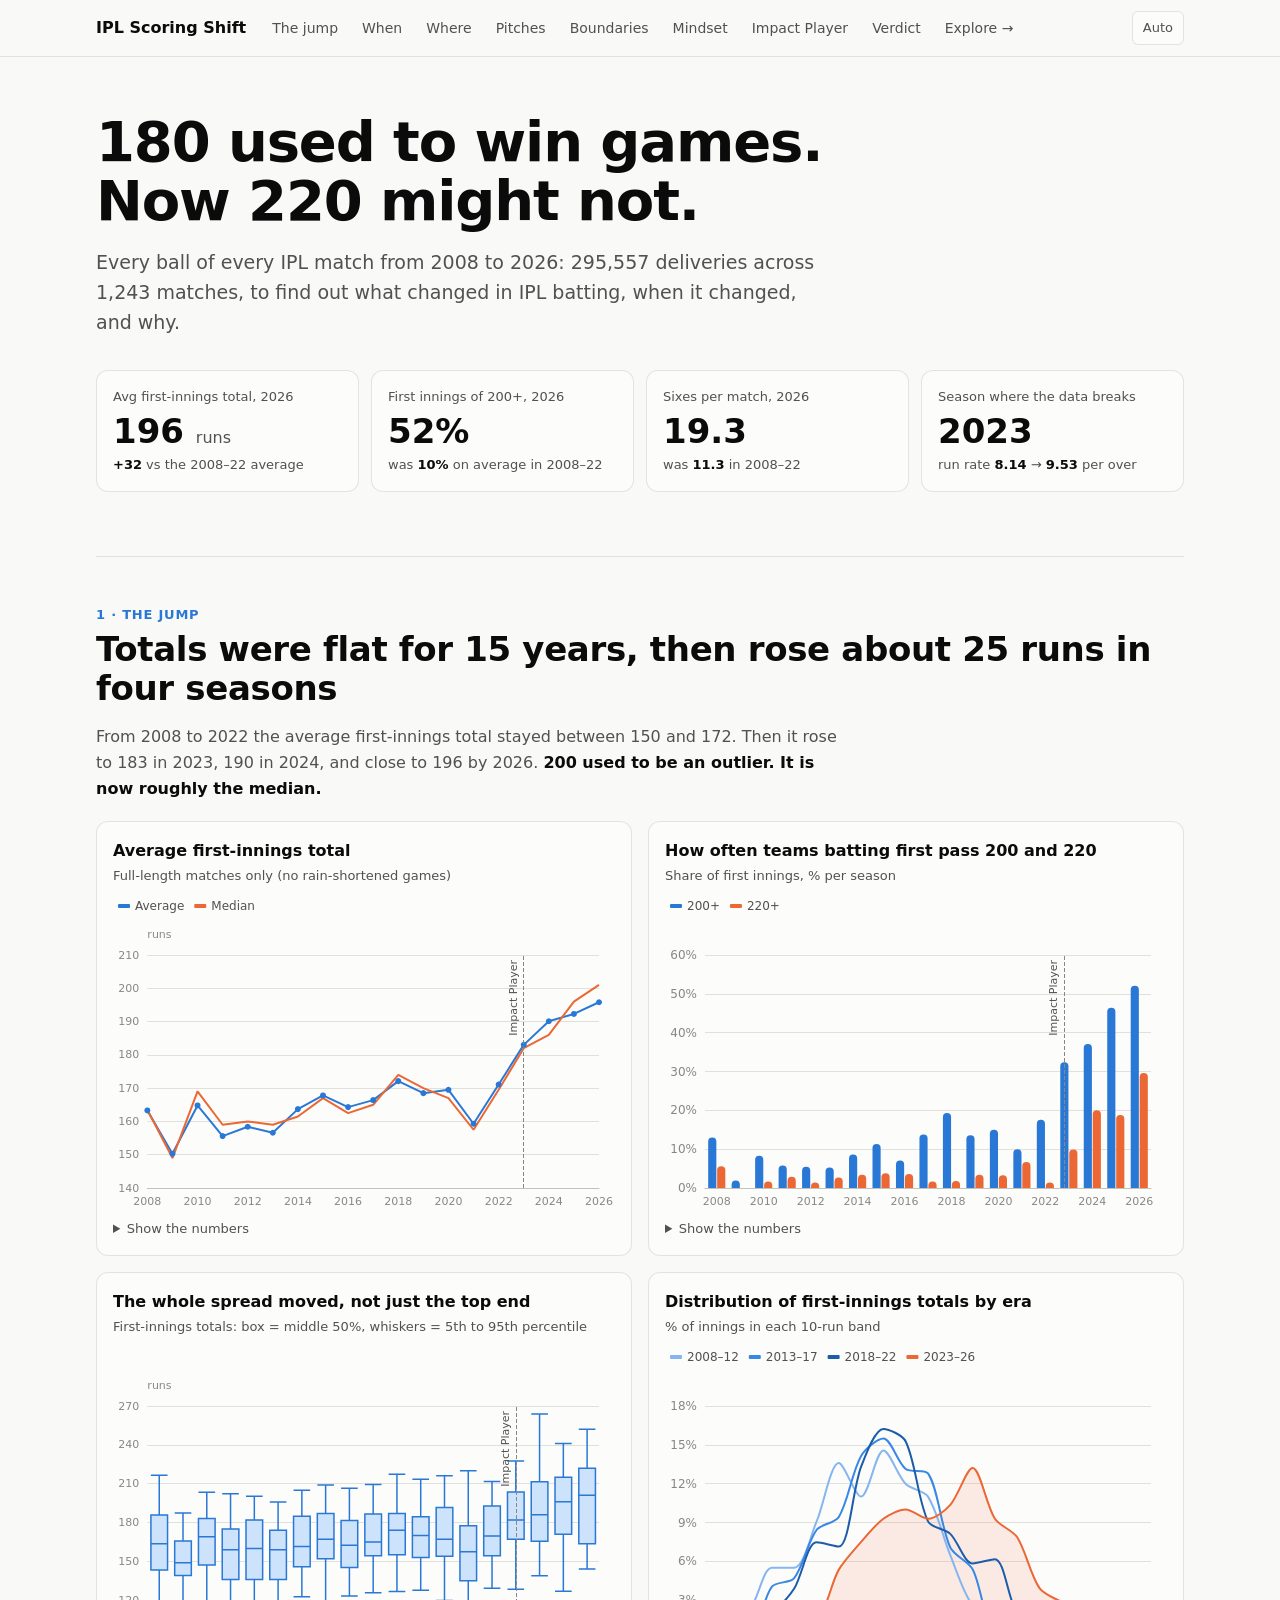
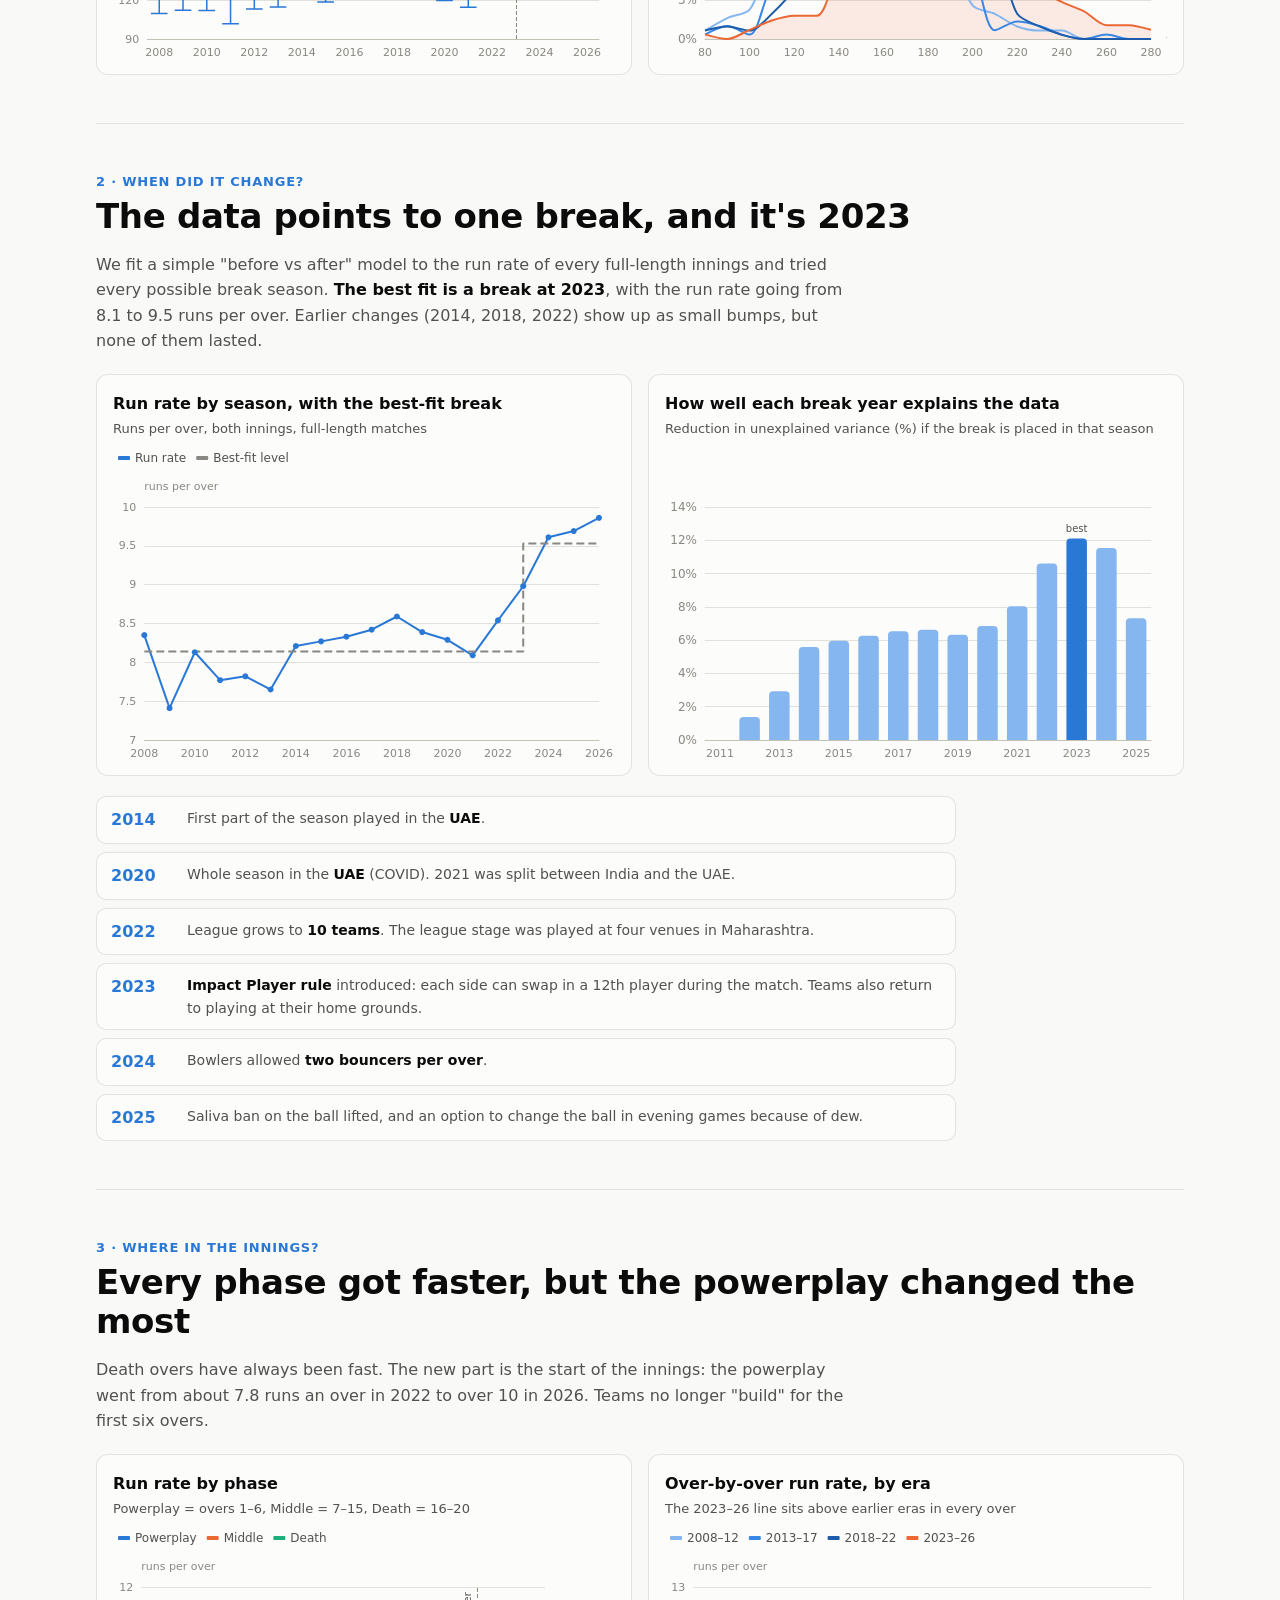
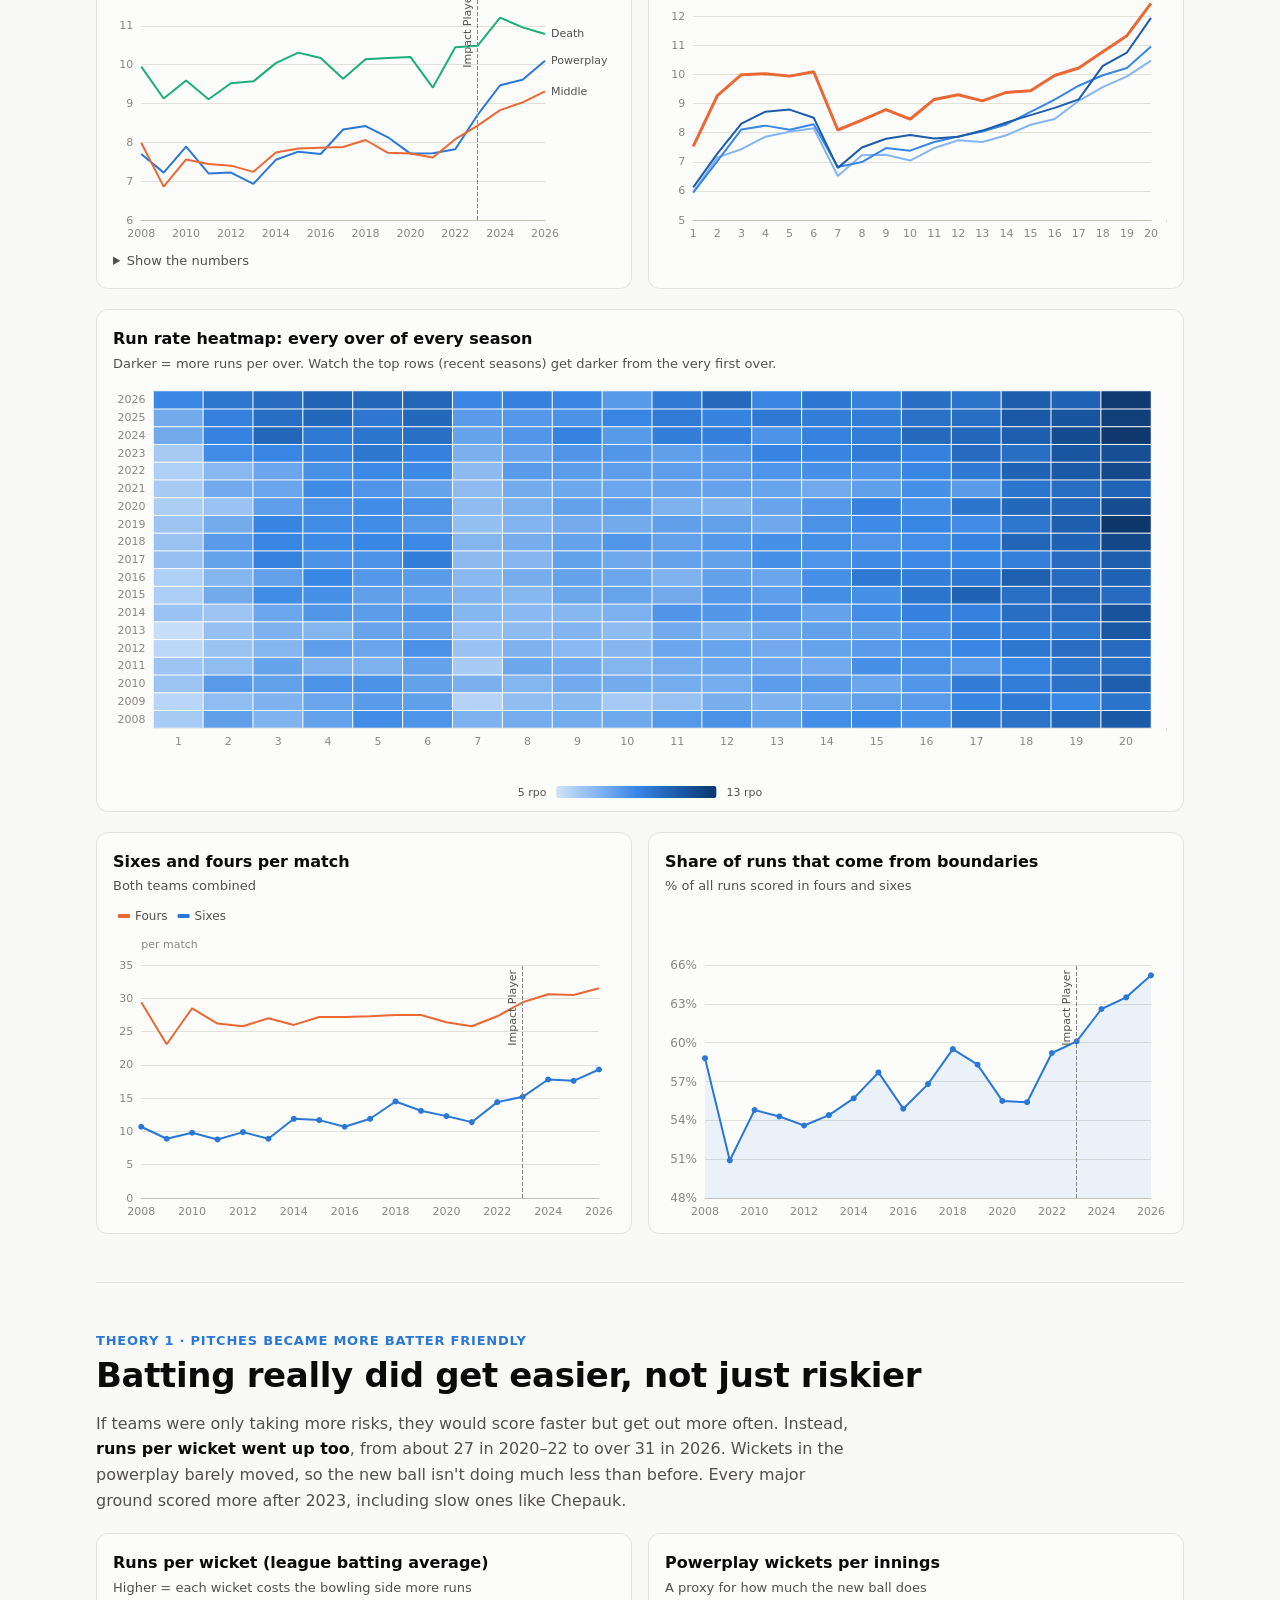
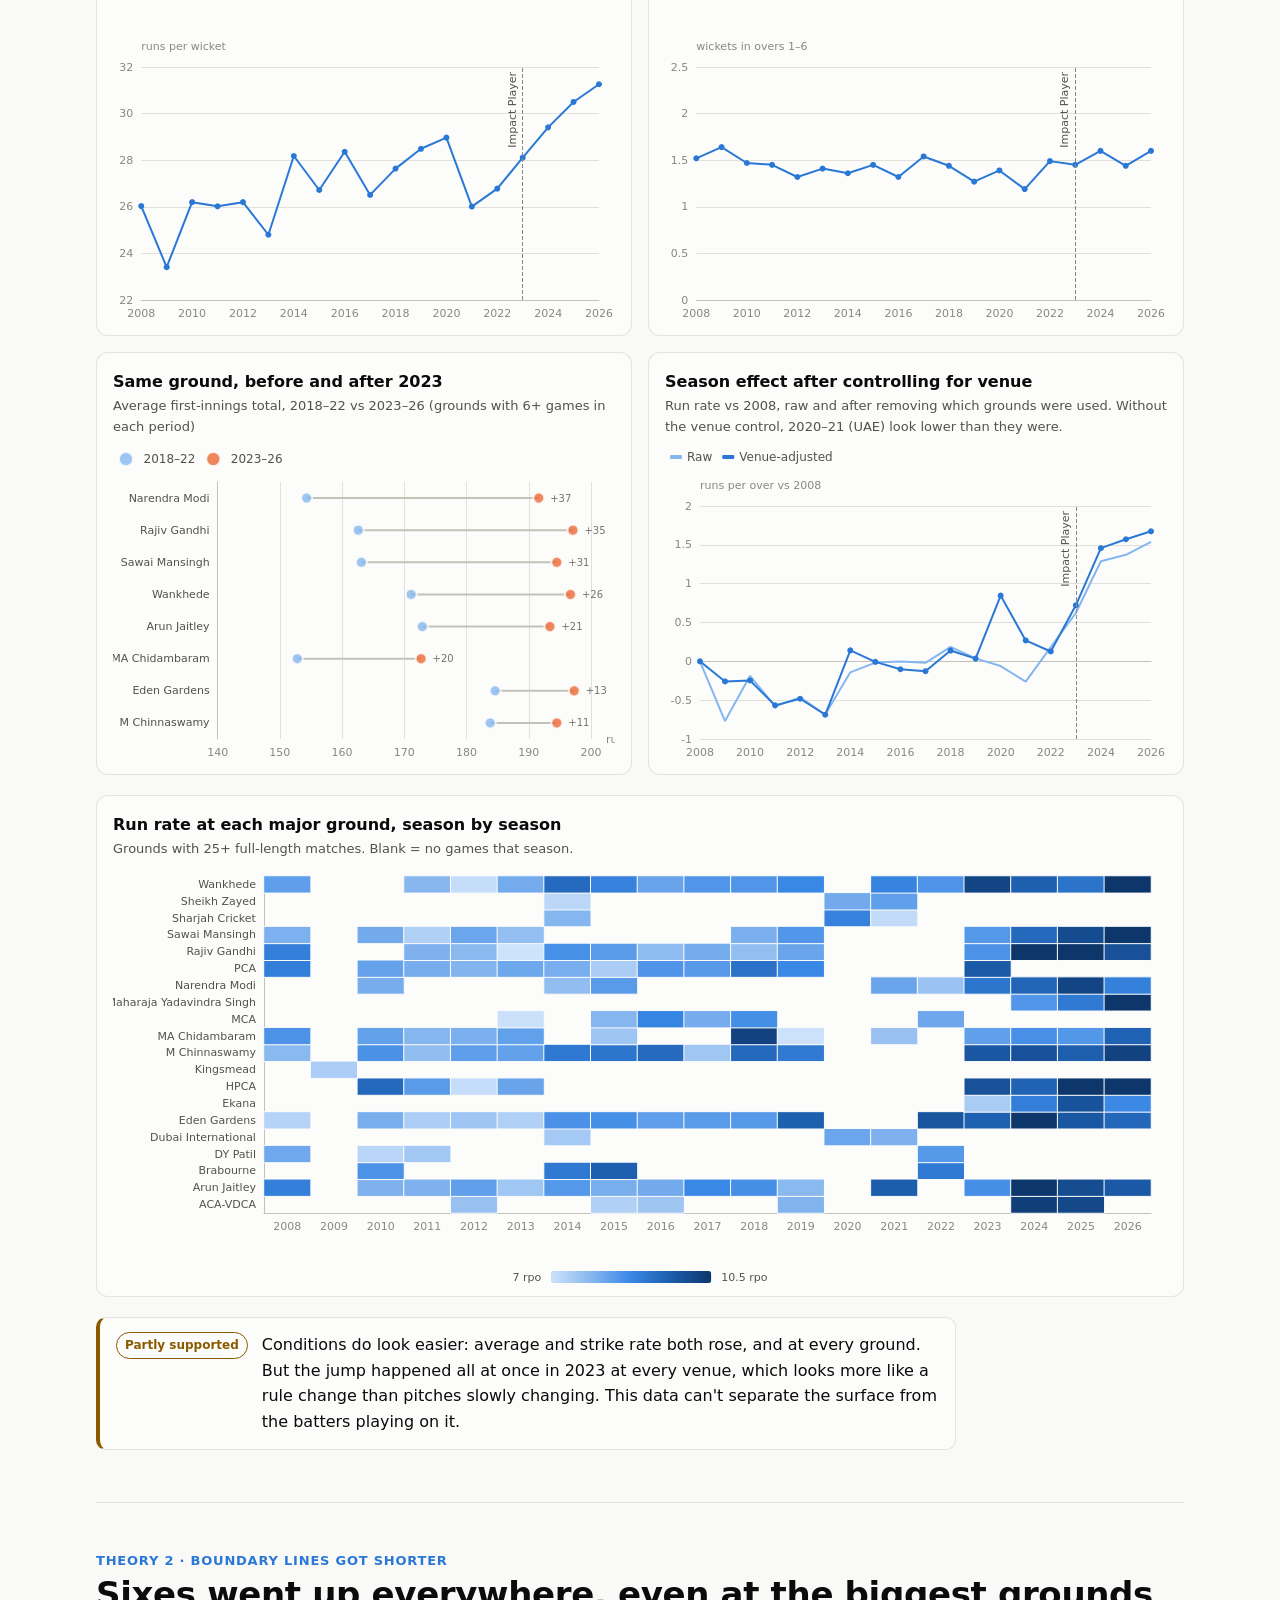
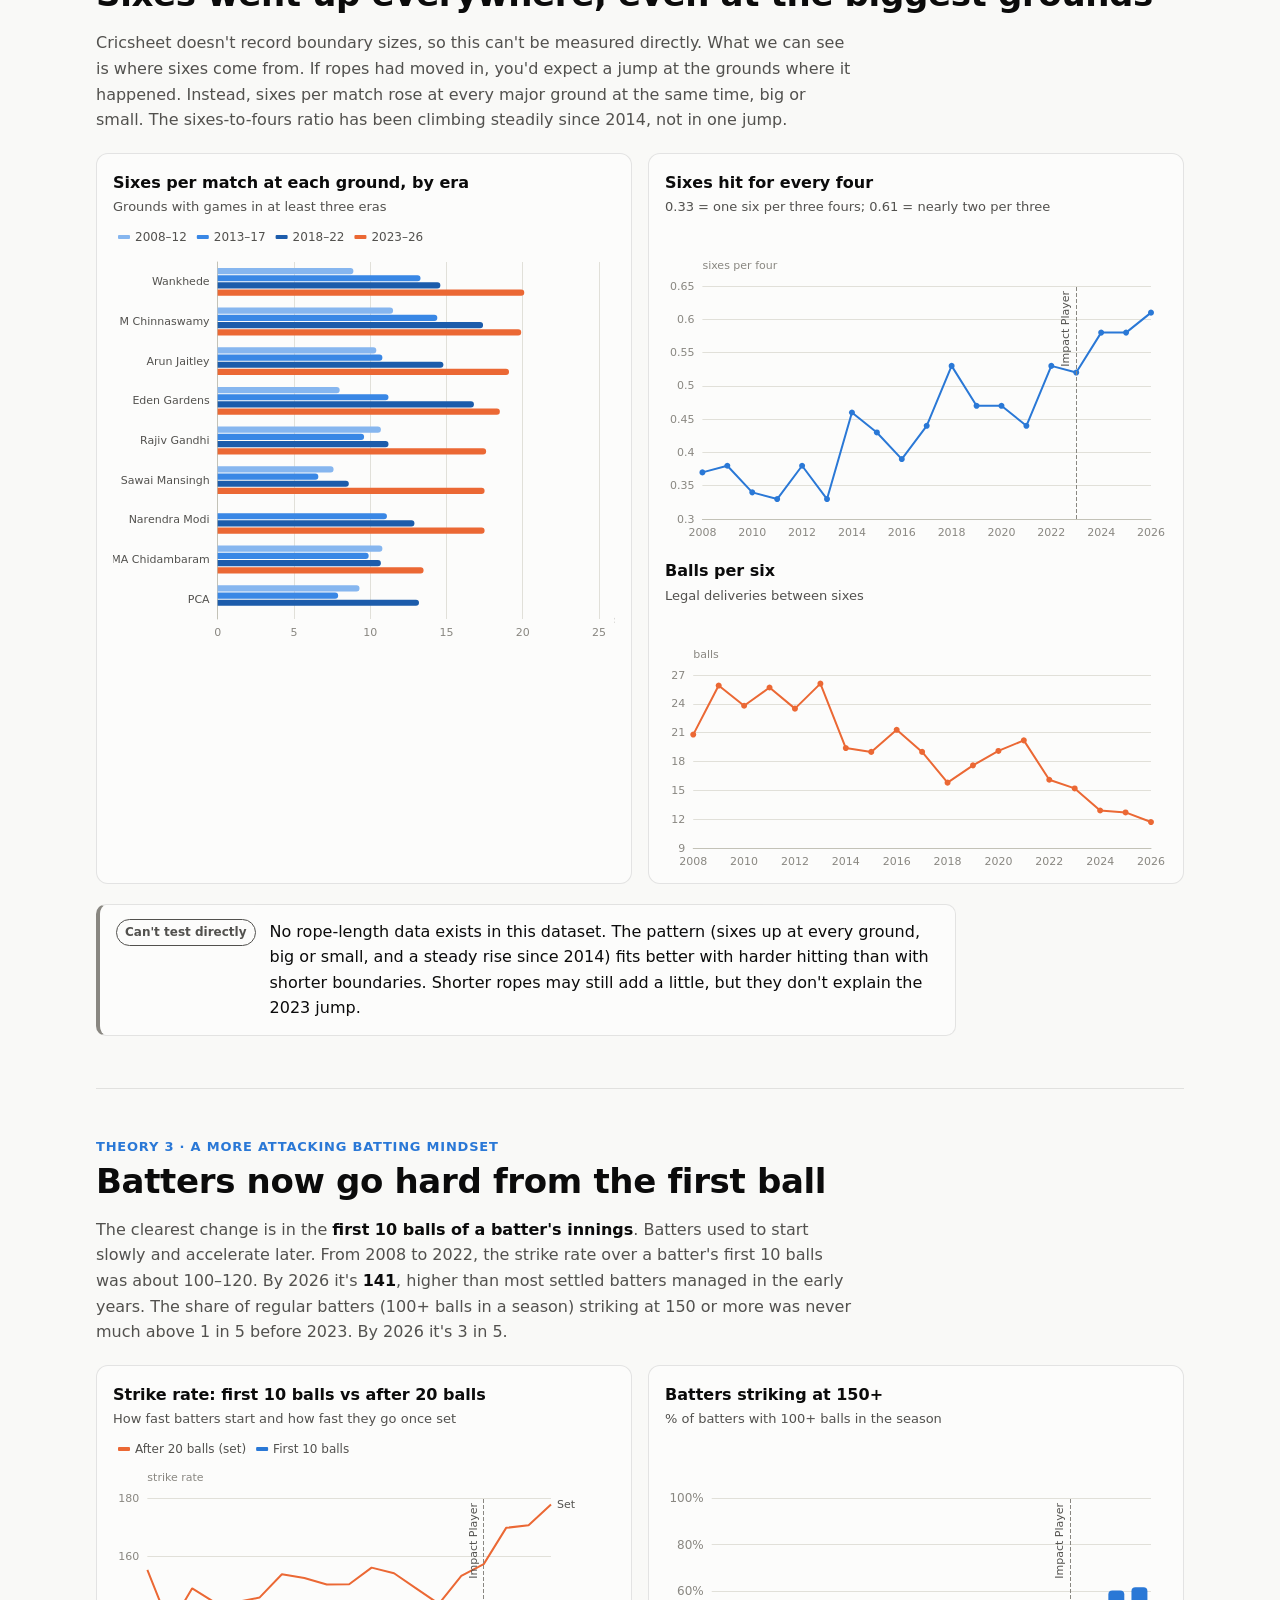
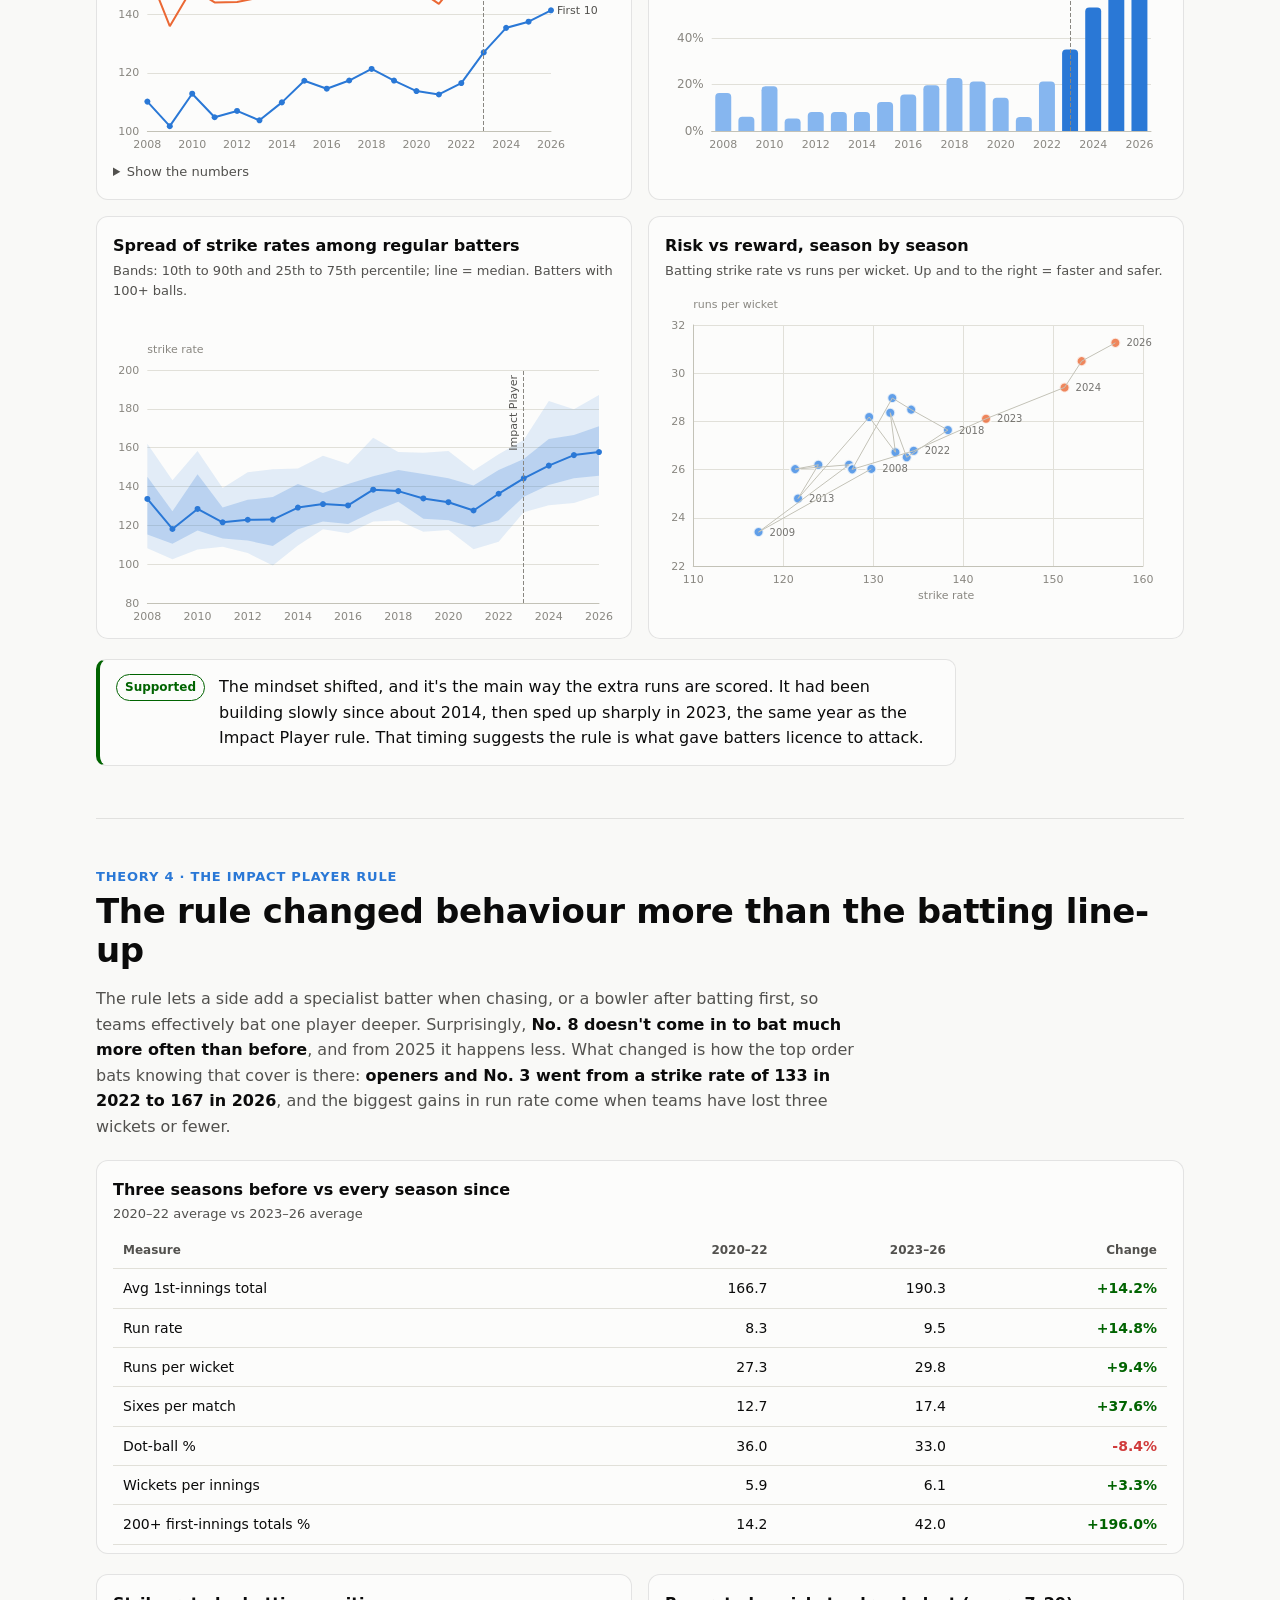
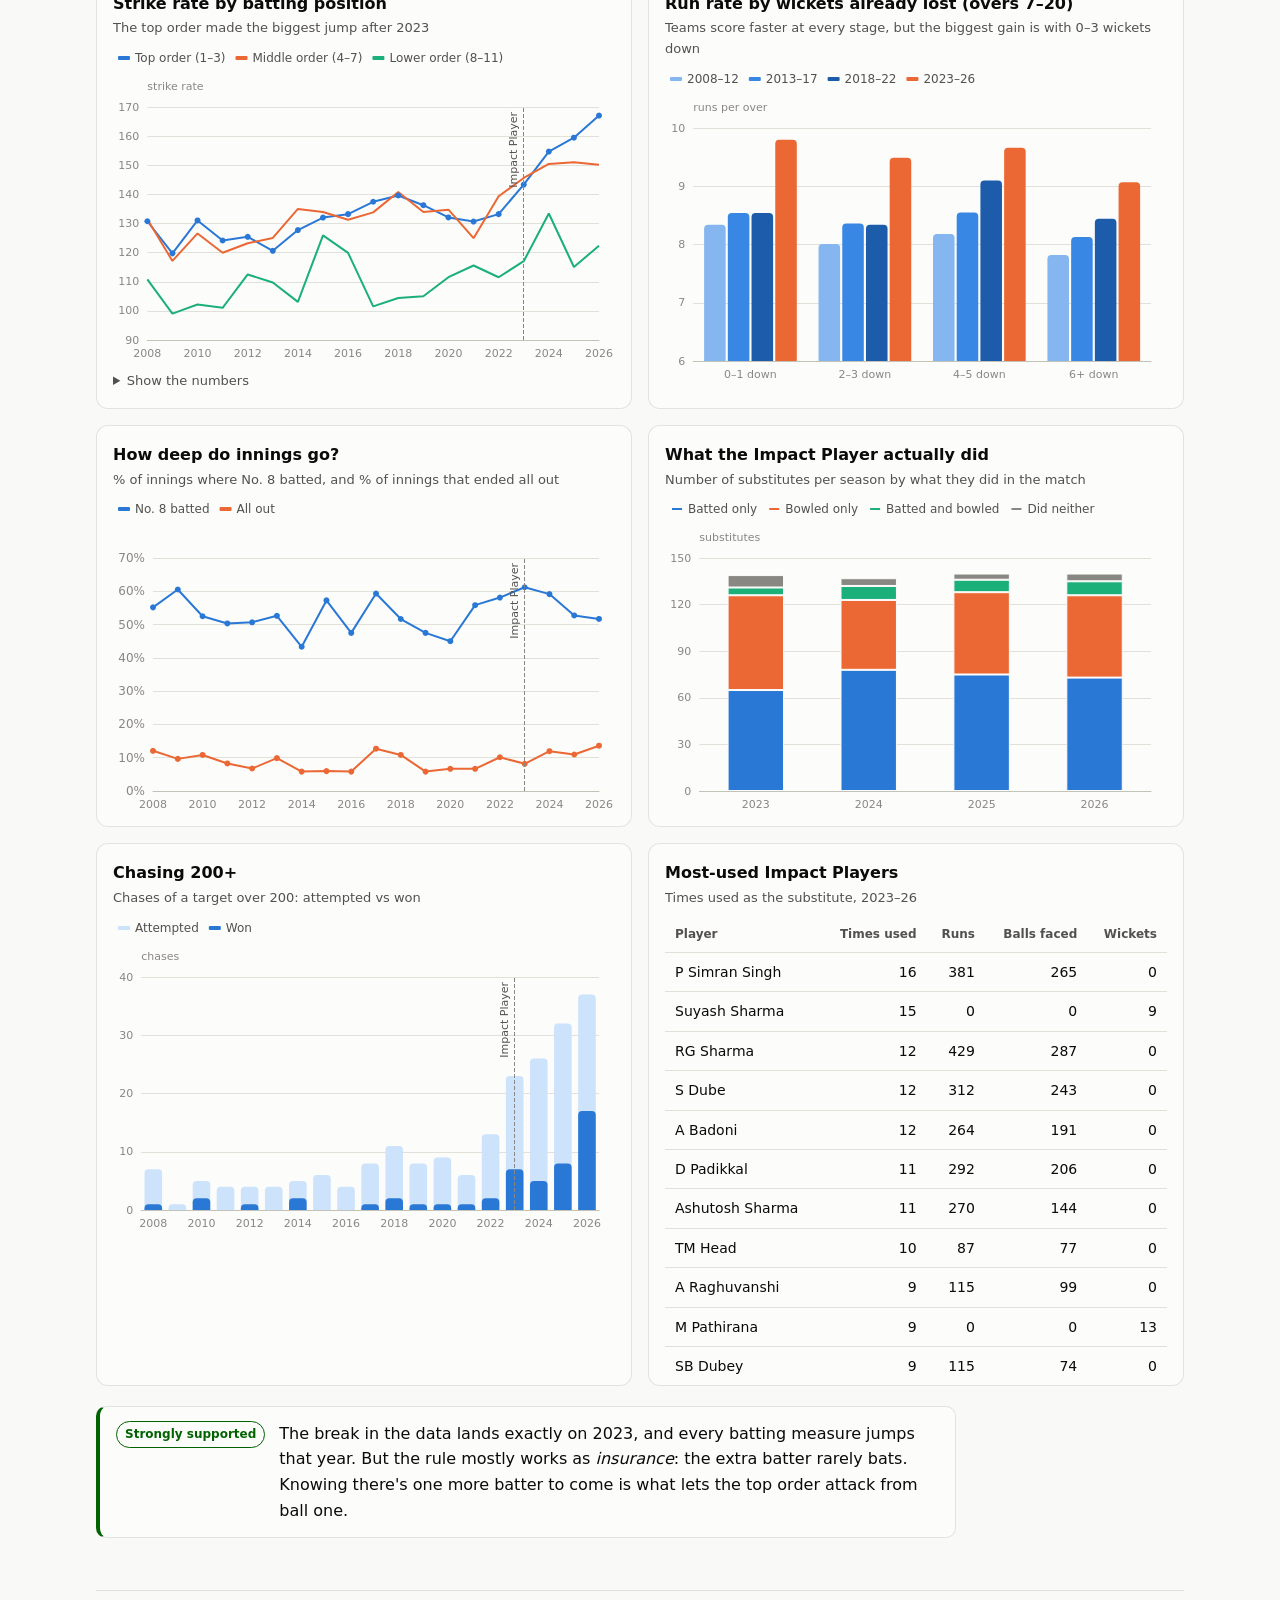
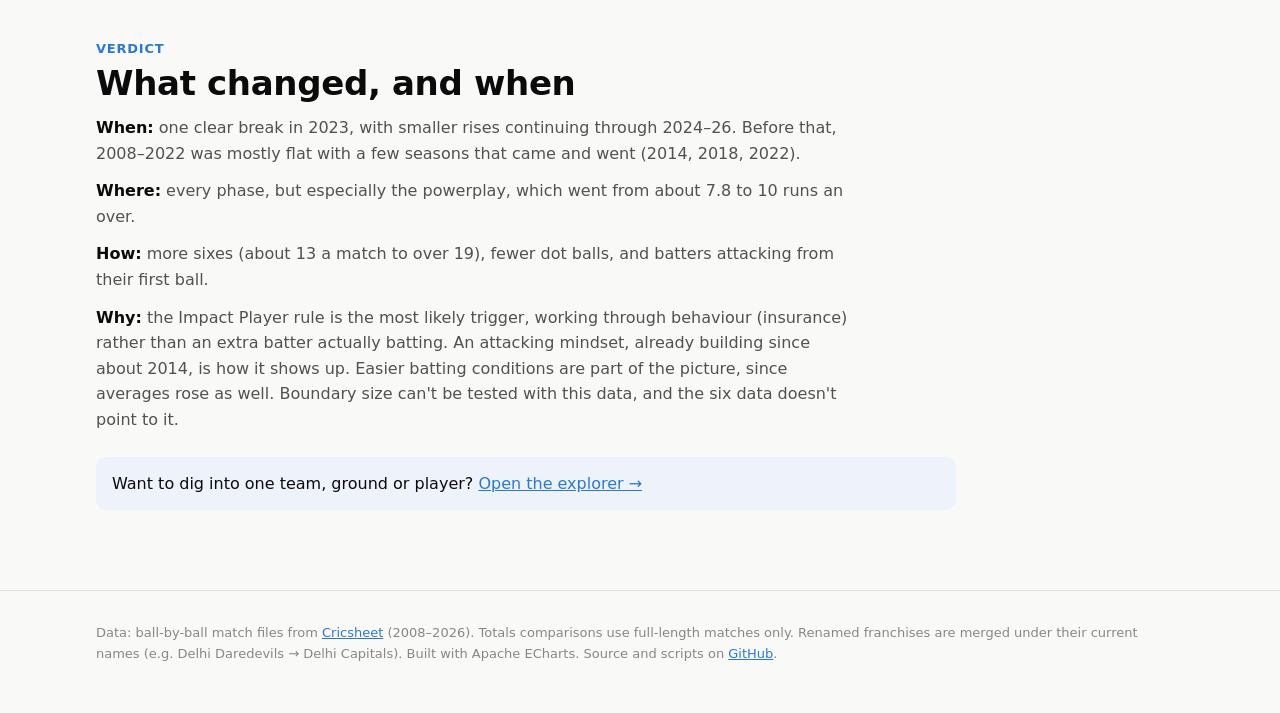
<file: docs/index.html>
<!doctype html>
<html lang="en">
<head>
  <meta charset="utf-8">
  <meta name="viewport" content="width=device-width, initial-scale=1">
  <title>IPL Scoring Shift</title>
  <meta name="description" content="How IPL batting changed from 2008 to 2026: when totals jumped, where in the innings, and which theories hold up in the ball-by-ball data.">
  <link rel="stylesheet" href="assets/style.css">
  <link rel="icon" href="data:image/svg+xml,%3Csvg xmlns='http://www.w3.org/2000/svg' viewBox='0 0 32 32'%3E%3Crect width='32' height='32' rx='7' fill='%232a78d6'/%3E%3Cpath d='M7 23 L13 16 L18 19 L25 9' stroke='white' stroke-width='3' fill='none' stroke-linecap='round' stroke-linejoin='round'/%3E%3C/svg%3E">
</head>
<body>
<header class="site">
  <div class="wrap">
    <a class="brand" href="index.html">IPL Scoring Shift</a>
    <nav>
      <a href="#jump">The jump</a>
      <a href="#when">When</a>
      <a href="#where">Where</a>
      <a href="#pitches">Pitches</a>
      <a href="#ropes">Boundaries</a>
      <a href="#mindset">Mindset</a>
      <a href="#impact">Impact Player</a>
      <a href="#verdict">Verdict</a>
      <a href="explore.html">Explore →</a>
    </nav>
    <button class="theme-btn" type="button" aria-label="Switch color theme">Auto</button>
  </div>
</header>

<main class="wrap">
  <section class="hero">
    <h1>180 used to win games.<br>Now 220 might not.</h1>
    <p class="lede">Every ball of every IPL match from 2008 to 2026: <span id="n-balls">295,000</span> deliveries across <span id="n-matches">1,243</span> matches, to find out what changed in IPL batting, when it changed, and why.</p>
    <div class="tiles" id="hero-tiles"></div>
  </section>

  <!-- 1. THE JUMP -->
  <section class="chapter" id="jump">
    <div class="kicker">1 · The jump</div>
    <h2>Totals were flat for 15 years, then rose about 25 runs in four seasons</h2>
    <p>From 2008 to 2022 the average first-innings total stayed between 150 and 172. Then it rose to 183 in 2023, 190 in 2024, and close to 196 by 2026. <strong>200 used to be an outlier. It is now roughly the median.</strong></p>
    <div class="grid">
      <div class="card">
        <h3>Average first-innings total</h3>
        <p class="sub">Full-length matches only (no rain-shortened games)</p>
        <div class="chart" id="c-first-innings"></div>
      </div>
      <div class="card">
        <h3>How often teams batting first pass 200 and 220</h3>
        <p class="sub">Share of first innings, % per season</p>
        <div class="chart" id="c-200"></div>
      </div>
      <div class="card">
        <h3>The whole spread moved, not just the top end</h3>
        <p class="sub">First-innings totals: box = middle 50%, whiskers = 5th to 95th percentile</p>
        <div class="chart" id="c-totals-box"></div>
      </div>
      <div class="card">
        <h3>Distribution of first-innings totals by era</h3>
        <p class="sub">% of innings in each 10-run band</p>
        <div class="chart" id="c-totals-hist"></div>
      </div>
    </div>
  </section>

  <!-- 2. WHEN -->
  <section class="chapter" id="when">
    <div class="kicker">2 · When did it change?</div>
    <h2>The data points to one break, and it's 2023</h2>
    <p>We fit a simple "before vs after" model to the run rate of every full-length innings and tried every possible break season. <strong>The best fit is a break at <span id="break-season">2023</span></strong>, with the run rate going from <span id="rr-before">8.1</span> to <span id="rr-after">9.5</span> runs per over. Earlier changes (2014, 2018, 2022) show up as small bumps, but none of them lasted.</p>
    <div class="grid">
      <div class="card">
        <h3>Run rate by season, with the best-fit break</h3>
        <p class="sub">Runs per over, both innings, full-length matches</p>
        <div class="chart" id="c-rr-break"></div>
      </div>
      <div class="card">
        <h3>How well each break year explains the data</h3>
        <p class="sub">Reduction in unexplained variance (%) if the break is placed in that season</p>
        <div class="chart" id="c-fit"></div>
      </div>
    </div>
    <ul class="timeline">
      <li><span class="yr">2014</span><span class="what">First part of the season played in the <b>UAE</b>.</span></li>
      <li><span class="yr">2020</span><span class="what">Whole season in the <b>UAE</b> (COVID). 2021 was split between India and the UAE.</span></li>
      <li><span class="yr">2022</span><span class="what">League grows to <b>10 teams</b>. The league stage was played at four venues in Maharashtra.</span></li>
      <li><span class="yr">2023</span><span class="what"><b>Impact Player rule</b> introduced: each side can swap in a 12th player during the match. Teams also return to playing at their home grounds.</span></li>
      <li><span class="yr">2024</span><span class="what">Bowlers allowed <b>two bouncers per over</b>.</span></li>
      <li><span class="yr">2025</span><span class="what">Saliva ban on the ball lifted, and an option to change the ball in evening games because of dew.</span></li>
    </ul>
  </section>

  <!-- 3. WHERE -->
  <section class="chapter" id="where">
    <div class="kicker">3 · Where in the innings?</div>
    <h2>Every phase got faster, but the powerplay changed the most</h2>
    <p>Death overs have always been fast. The new part is the start of the innings: the powerplay went from about 7.8 runs an over in 2022 to over 10 in 2026. Teams no longer "build" for the first six overs.</p>
    <div class="grid">
      <div class="card">
        <h3>Run rate by phase</h3>
        <p class="sub">Powerplay = overs 1–6, Middle = 7–15, Death = 16–20</p>
        <div class="chart" id="c-phase"></div>
      </div>
      <div class="card">
        <h3>Over-by-over run rate, by era</h3>
        <p class="sub">The 2023–26 line sits above earlier eras in every over</p>
        <div class="chart" id="c-overs-era"></div>
      </div>
    </div>
    <div class="grid one">
      <div class="card">
        <h3>Run rate heatmap: every over of every season</h3>
        <p class="sub">Darker = more runs per over. Watch the top rows (recent seasons) get darker from the very first over.</p>
        <div class="chart tall" id="c-overs-heat"></div>
      </div>
    </div>
    <div class="grid">
      <div class="card">
        <h3>Sixes and fours per match</h3>
        <p class="sub">Both teams combined</p>
        <div class="chart" id="c-sixes"></div>
      </div>
      <div class="card">
        <h3>Share of runs that come from boundaries</h3>
        <p class="sub">% of all runs scored in fours and sixes</p>
        <div class="chart" id="c-boundary-share"></div>
      </div>
    </div>
  </section>

  <!-- THEORY 1 -->
  <section class="chapter" id="pitches">
    <div class="kicker">Theory 1 · Pitches became more batter friendly</div>
    <h2>Batting really did get easier, not just riskier</h2>
    <p>If teams were only taking more risks, they would score faster but get out more often. Instead, <strong>runs per wicket went up too</strong>, from about 27 in 2020–22 to over 31 in 2026. Wickets in the powerplay barely moved, so the new ball isn't doing much less than before. Every major ground scored more after 2023, including slow ones like Chepauk.</p>
    <div class="grid">
      <div class="card">
        <h3>Runs per wicket (league batting average)</h3>
        <p class="sub">Higher = each wicket costs the bowling side more runs</p>
        <div class="chart" id="c-rpw"></div>
      </div>
      <div class="card">
        <h3>Powerplay wickets per innings</h3>
        <p class="sub">A proxy for how much the new ball does</p>
        <div class="chart" id="c-ppw"></div>
      </div>
      <div class="card">
        <h3>Same ground, before and after 2023</h3>
        <p class="sub">Average first-innings total, 2018–22 vs 2023–26 (grounds with 6+ games in each period)</p>
        <div class="chart" id="c-same-ground"></div>
      </div>
      <div class="card">
        <h3>Season effect after controlling for venue</h3>
        <p class="sub">Run rate vs 2008, raw and after removing which grounds were used. Without the venue control, 2020–21 (UAE) look lower than they were.</p>
        <div class="chart" id="c-venue-adj"></div>
      </div>
    </div>
    <div class="grid one">
      <div class="card">
        <h3>Run rate at each major ground, season by season</h3>
        <p class="sub">Grounds with 25+ full-length matches. Blank = no games that season.</p>
        <div class="chart tall" id="c-venue-heat"></div>
      </div>
    </div>
    <div class="verdict partial"><span class="badge">Partly supported</span><p>Conditions do look easier: average and strike rate both rose, and at every ground. But the jump happened all at once in 2023 at every venue, which looks more like a rule change than pitches slowly changing. This data can't separate the surface from the batters playing on it.</p></div>
  </section>

  <!-- THEORY 2 -->
  <section class="chapter" id="ropes">
    <div class="kicker">Theory 2 · Boundary lines got shorter</div>
    <h2>Sixes went up everywhere, even at the biggest grounds</h2>
    <p>Cricsheet doesn't record boundary sizes, so this can't be measured directly. What we can see is where sixes come from. If ropes had moved in, you'd expect a jump at the grounds where it happened. Instead, sixes per match rose at every major ground at the same time, big or small. The sixes-to-fours ratio has been climbing steadily since 2014, not in one jump.</p>
    <div class="grid">
      <div class="card">
        <h3>Sixes per match at each ground, by era</h3>
        <p class="sub">Grounds with games in at least three eras</p>
        <div class="chart tall" id="c-venue-sixes"></div>
      </div>
      <div class="card">
        <h3>Sixes hit for every four</h3>
        <p class="sub">0.33 = one six per three fours; 0.61 = nearly two per three</p>
        <div class="chart" id="c-six-ratio"></div>
        <h3 style="margin-top:12px">Balls per six</h3>
        <p class="sub">Legal deliveries between sixes</p>
        <div class="chart short" id="c-balls-six"></div>
      </div>
    </div>
    <div class="verdict weak"><span class="badge">Can't test directly</span><p>No rope-length data exists in this dataset. The pattern (sixes up at every ground, big or small, and a steady rise since 2014) fits better with harder hitting than with shorter boundaries. Shorter ropes may still add a little, but they don't explain the 2023 jump.</p></div>
  </section>

  <!-- THEORY 3 -->
  <section class="chapter" id="mindset">
    <div class="kicker">Theory 3 · A more attacking batting mindset</div>
    <h2>Batters now go hard from the first ball</h2>
    <p>The clearest change is in the <strong>first 10 balls of a batter's innings</strong>. Batters used to start slowly and accelerate later. From 2008 to 2022, the strike rate over a batter's first 10 balls was about 100–120. By 2026 it's <strong>141</strong>, higher than most settled batters managed in the early years. The share of regular batters (100+ balls in a season) striking at 150 or more was never much above 1 in 5 before 2023. By 2026 it's 3 in 5.</p>
    <div class="grid">
      <div class="card">
        <h3>Strike rate: first 10 balls vs after 20 balls</h3>
        <p class="sub">How fast batters start and how fast they go once set</p>
        <div class="chart" id="c-first10"></div>
      </div>
      <div class="card">
        <h3>Batters striking at 150+</h3>
        <p class="sub">% of batters with 100+ balls in the season</p>
        <div class="chart" id="c-sr150"></div>
      </div>
      <div class="card">
        <h3>Spread of strike rates among regular batters</h3>
        <p class="sub">Bands: 10th to 90th and 25th to 75th percentile; line = median. Batters with 100+ balls.</p>
        <div class="chart" id="c-sr-dist"></div>
      </div>
      <div class="card">
        <h3>Risk vs reward, season by season</h3>
        <p class="sub">Batting strike rate vs runs per wicket. Up and to the right = faster and safer.</p>
        <div class="chart" id="c-risk"></div>
      </div>
    </div>
    <div class="verdict strong"><span class="badge">Supported</span><p>The mindset shifted, and it's the main way the extra runs are scored. It had been building slowly since about 2014, then sped up sharply in 2023, the same year as the Impact Player rule. That timing suggests the rule is what gave batters licence to attack.</p></div>
  </section>

  <!-- THEORY 4 -->
  <section class="chapter" id="impact">
    <div class="kicker">Theory 4 · The Impact Player rule</div>
    <h2>The rule changed behaviour more than the batting line-up</h2>
    <p>The rule lets a side add a specialist batter when chasing, or a bowler after batting first, so teams effectively bat one player deeper. Surprisingly, <strong>No. 8 doesn't come in to bat much more often than before</strong>, and from 2025 it happens less. What changed is how the top order bats knowing that cover is there: <strong>openers and No. 3 went from a strike rate of 133 in 2022 to 167 in 2026</strong>, and the biggest gains in run rate come when teams have lost three wickets or fewer.</p>
    <div class="grid one">
      <div class="card">
        <h3>Three seasons before vs every season since</h3>
        <p class="sub">2020–22 average vs 2023–26 average</p>
        <div class="table-scroll" id="t-before-after"></div>
      </div>
    </div>
    <div class="grid">
      <div class="card">
        <h3>Strike rate by batting position</h3>
        <p class="sub">The top order made the biggest jump after 2023</p>
        <div class="chart" id="c-pos-sr"></div>
      </div>
      <div class="card">
        <h3>Run rate by wickets already lost (overs 7–20)</h3>
        <p class="sub">Teams score faster at every stage, but the biggest gain is with 0–3 wickets down</p>
        <div class="chart" id="c-wk-down"></div>
      </div>
      <div class="card">
        <h3>How deep do innings go?</h3>
        <p class="sub">% of innings where No. 8 batted, and % of innings that ended all out</p>
        <div class="chart" id="c-depth"></div>
      </div>
      <div class="card">
        <h3>What the Impact Player actually did</h3>
        <p class="sub">Number of substitutes per season by what they did in the match</p>
        <div class="chart" id="c-sub-roles"></div>
      </div>
      <div class="card">
        <h3>Chasing 200+</h3>
        <p class="sub">Chases of a target over 200: attempted vs won</p>
        <div class="chart" id="c-chases"></div>
      </div>
      <div class="card">
        <h3>Most-used Impact Players</h3>
        <p class="sub">Times used as the substitute, 2023–26</p>
        <div class="table-scroll" id="t-top-subs"></div>
      </div>
    </div>
    <div class="verdict strong"><span class="badge">Strongly supported</span><p>The break in the data lands exactly on 2023, and every batting measure jumps that year. But the rule mostly works as <em>insurance</em>: the extra batter rarely bats. Knowing there's one more batter to come is what lets the top order attack from ball one.</p></div>
  </section>

  <!-- VERDICT -->
  <section class="chapter" id="verdict">
    <div class="kicker">Verdict</div>
    <h2>What changed, and when</h2>
    <div class="conclusion prose">
      <p><strong>When:</strong> one clear break in 2023, with smaller rises continuing through 2024–26. Before that, 2008–2022 was mostly flat with a few seasons that came and went (2014, 2018, 2022).</p>
      <p><strong>Where:</strong> every phase, but especially the powerplay, which went from about 7.8 to 10 runs an over.</p>
      <p><strong>How:</strong> more sixes (about 13 a match to over 19), fewer dot balls, and batters attacking from their first ball.</p>
      <p><strong>Why:</strong> the Impact Player rule is the most likely trigger, working through behaviour (insurance) rather than an extra batter actually batting. An attacking mindset, already building since about 2014, is how it shows up. Easier batting conditions are part of the picture, since averages rose as well. Boundary size can't be tested with this data, and the six data doesn't point to it.</p>
    </div>
    <div class="callout">Want to dig into one team, ground or player? <a href="explore.html">Open the explorer →</a></div>
  </section>
</main>

<footer class="site">
  <div class="wrap">
    Data: ball-by-ball match files from <a href="https://cricsheet.org/">Cricsheet</a> (<span id="date-range">2008–2026</span>). Totals comparisons use full-length matches only. Renamed franchises are merged under their current names (e.g. Delhi Daredevils → Delhi Capitals). Built with Apache ECharts. Source and scripts on <a href="https://github.com/gautama-bharadwaj/ipl-data-analysis">GitHub</a>.
  </div>
</footer>

<script src="assets/vendor/echarts.min.js"></script>
<script src="assets/charts.js"></script>
<script src="assets/story.js"></script>
</body>
</html>
</file>
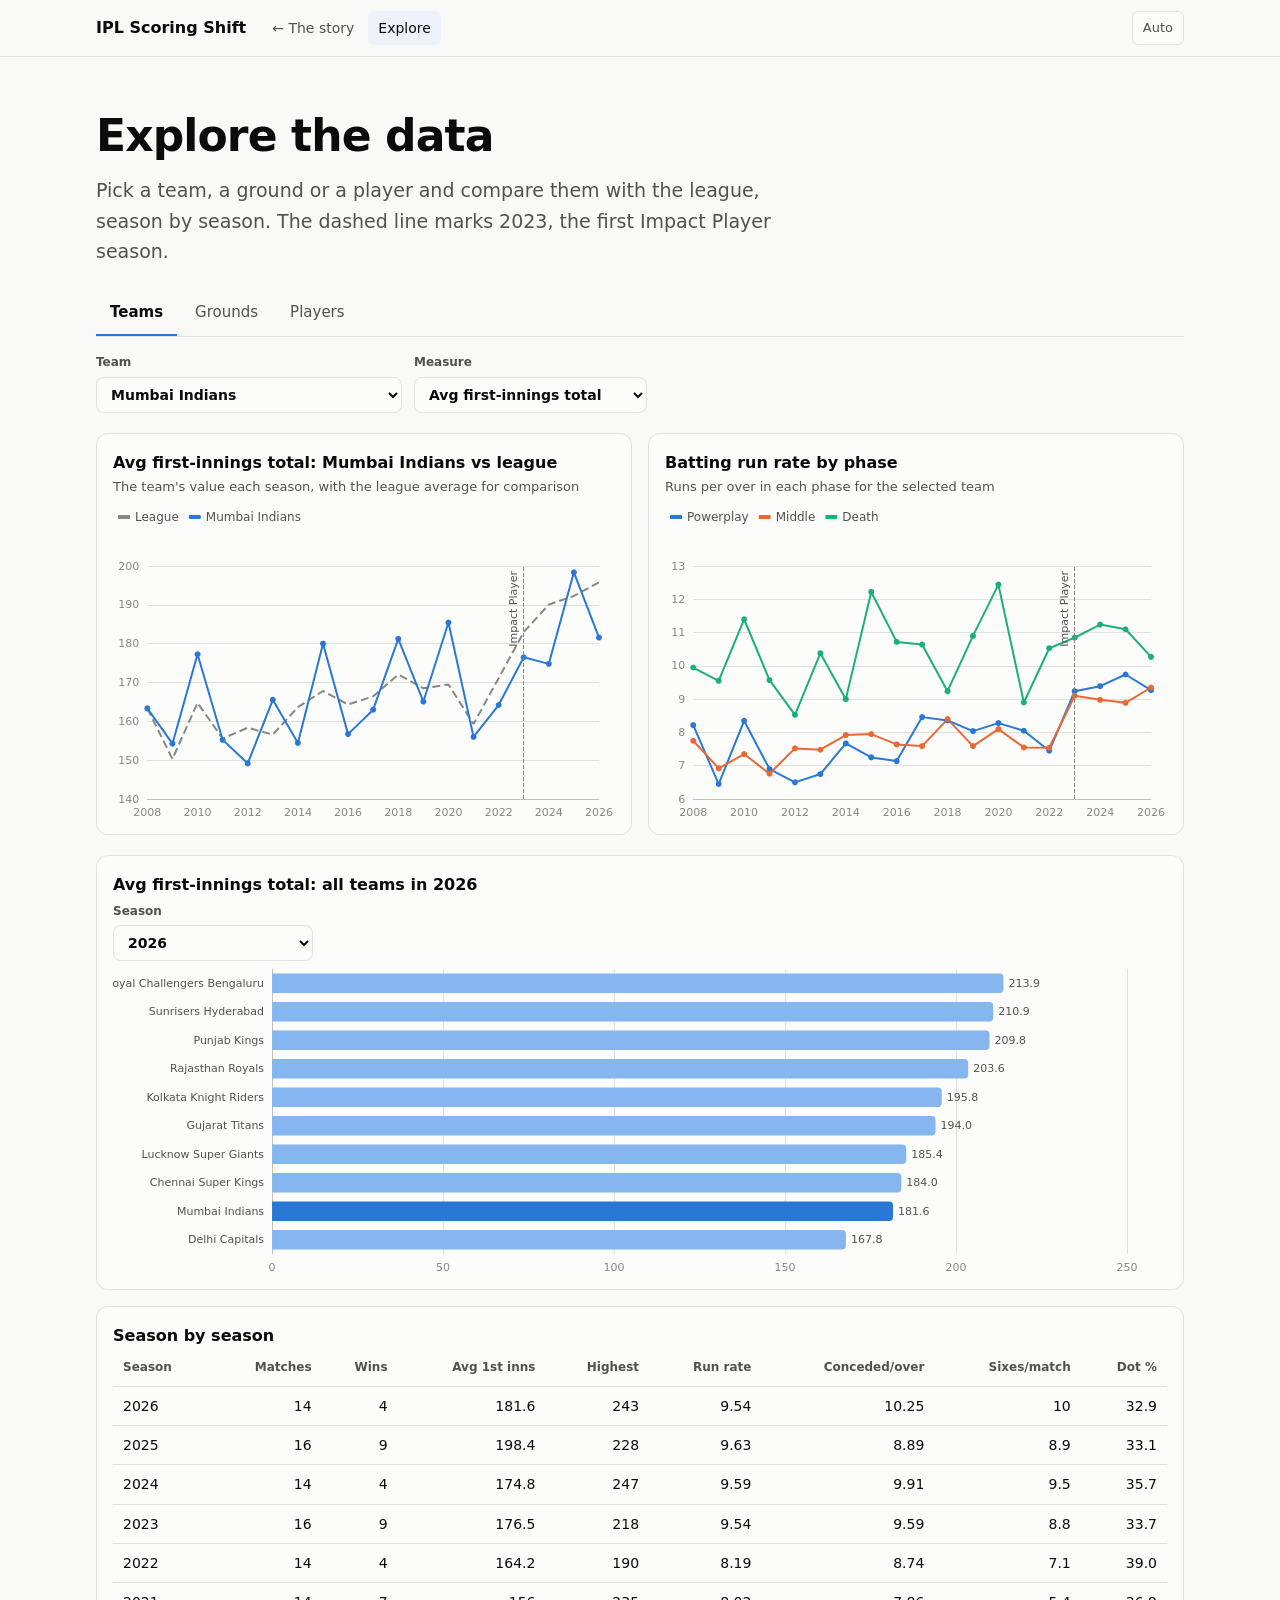
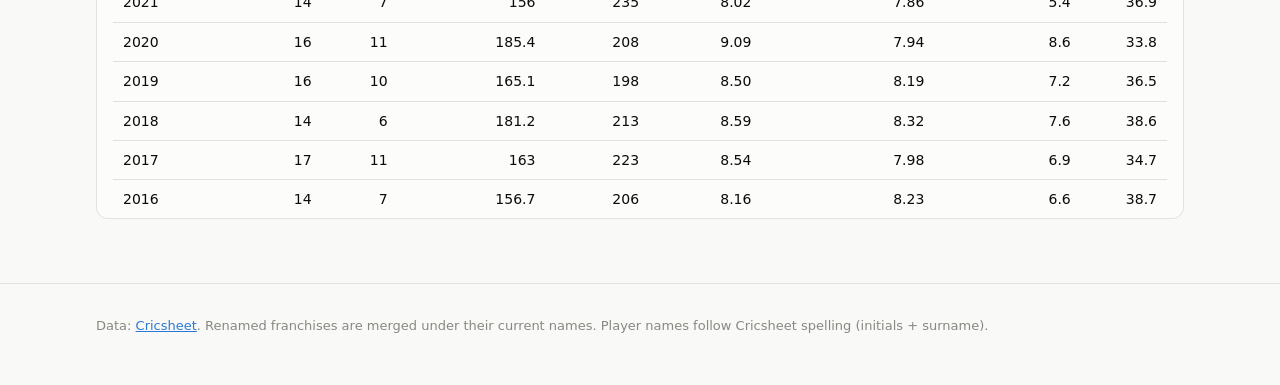
<file: docs/explore.html>
<!doctype html>
<html lang="en">
<head>
  <meta charset="utf-8">
  <meta name="viewport" content="width=device-width, initial-scale=1">
  <title>IPL Data Explorer</title>
  <meta name="description" content="Explore IPL batting and bowling trends by team, ground and player, 2008 to 2026.">
  <link rel="stylesheet" href="assets/style.css">
  <link rel="icon" href="data:image/svg+xml,%3Csvg xmlns='http://www.w3.org/2000/svg' viewBox='0 0 32 32'%3E%3Crect width='32' height='32' rx='7' fill='%232a78d6'/%3E%3Cpath d='M7 23 L13 16 L18 19 L25 9' stroke='white' stroke-width='3' fill='none' stroke-linecap='round' stroke-linejoin='round'/%3E%3C/svg%3E">
</head>
<body>
<header class="site">
  <div class="wrap">
    <a class="brand" href="index.html">IPL Scoring Shift</a>
    <nav>
      <a href="index.html">← The story</a>
      <a href="explore.html" class="active">Explore</a>
    </nav>
    <button class="theme-btn" type="button" aria-label="Switch color theme">Auto</button>
  </div>
</header>

<main class="wrap">
  <section class="hero" style="padding-bottom:0">
    <h1 style="font-size:clamp(28px,5vw,44px)">Explore the data</h1>
    <p class="lede">Pick a team, a ground or a player and compare them with the league, season by season. The dashed line marks 2023, the first Impact Player season.</p>
  </section>

  <div class="tabs" role="tablist">
    <button role="tab" aria-selected="true" data-tab="teams">Teams</button>
    <button role="tab" aria-selected="false" data-tab="venues">Grounds</button>
    <button role="tab" aria-selected="false" data-tab="players">Players</button>
  </div>

  <!-- TEAMS -->
  <div class="panel" id="panel-teams">
    <div class="filters">
      <label>Team <select id="team-select"></select></label>
      <label>Measure <select id="team-metric"></select></label>
    </div>
    <div class="grid">
      <div class="card">
        <h3 id="team-chart-title">Team vs league</h3>
        <p class="sub">The team's value each season, with the league average for comparison</p>
        <div class="chart" id="c-team"></div>
      </div>
      <div class="card">
        <h3>Batting run rate by phase</h3>
        <p class="sub">Runs per over in each phase for the selected team</p>
        <div class="chart" id="c-team-phase"></div>
      </div>
    </div>
    <div class="grid one">
      <div class="card">
        <h3 id="team-rank-title">All teams in one season</h3>
        <div class="filters" style="margin:4px 0 0"><label>Season <select id="team-season"></select></label></div>
        <div class="chart" id="c-team-rank"></div>
      </div>
      <div class="card">
        <h3>Season by season</h3>
        <div class="table-scroll" id="t-team"></div>
      </div>
    </div>
  </div>

  <!-- VENUES -->
  <div class="panel" id="panel-venues" hidden>
    <div class="filters">
      <label>Ground <select id="venue-select"></select></label>
      <label>Measure <select id="venue-metric"></select></label>
    </div>
    <div class="grid">
      <div class="card">
        <h3 id="venue-chart-title">Ground vs league</h3>
        <p class="sub">Seasons with at least 3 matches at the ground</p>
        <div class="chart" id="c-venue"></div>
      </div>
      <div class="card">
        <h3>Season by season</h3>
        <div class="table-scroll" id="t-venue"></div>
      </div>
    </div>
    <div class="grid one">
      <div class="card">
        <h3 id="venue-rank-title">Ground ranking</h3>
        <div class="filters" style="margin:4px 0 0">
          <label>Period <select id="venue-period"></select></label>
        </div>
        <p class="sub">Grounds with 8+ matches in the period</p>
        <div class="chart tall" id="c-venue-rank"></div>
      </div>
    </div>
  </div>

  <!-- PLAYERS -->
  <div class="panel" id="panel-players" hidden>
    <div class="filters">
      <label>Discipline
        <select id="player-mode"><option value="bat">Batting</option><option value="bowl">Bowling</option></select>
      </label>
      <label>Player <input id="player-input" list="player-list" placeholder="Type a name, e.g. V Kohli" autocomplete="off"></label>
      <datalist id="player-list"></datalist>
    </div>
    <div class="grid">
      <div class="card">
        <h3 id="player-a-title">Runs per season</h3>
        <p class="sub" id="player-a-sub"></p>
        <div class="chart" id="c-player-a"></div>
      </div>
      <div class="card">
        <h3 id="player-b-title">Strike rate per season</h3>
        <p class="sub" id="player-b-sub"></p>
        <div class="chart" id="c-player-b"></div>
      </div>
    </div>
    <div class="grid one">
      <div class="card">
        <h3 id="player-table-title">Career by season</h3>
        <div class="table-scroll" id="t-player"></div>
      </div>
      <div class="card">
        <h3>Leaderboard</h3>
        <div class="filters" style="margin:4px 0 8px">
          <label>Season <select id="lb-season"></select></label>
          <label>Minimum balls <select id="lb-min"><option>60</option><option selected>120</option><option>200</option><option>300</option></select></label>
        </div>
        <p class="sub">Click a column to sort. Click a name to load that player above.</p>
        <div class="table-scroll" id="t-leader"></div>
      </div>
    </div>
  </div>
</main>

<footer class="site">
  <div class="wrap">Data: <a href="https://cricsheet.org/">Cricsheet</a>. Renamed franchises are merged under their current names. Player names follow Cricsheet spelling (initials + surname).</div>
</footer>

<script src="assets/vendor/echarts.min.js"></script>
<script src="assets/charts.js"></script>
<script src="assets/explore.js"></script>
</body>
</html>
</file>
<file: docs/assets/style.css>
:root {
  color-scheme: light;
  --page: #f9f9f7;
  --surface: #fcfcfb;
  --ink: #0b0b0b;
  --ink-2: #52514e;
  --muted: #898781;
  --grid: #e1e0d9;
  --axis: #c3c2b7;
  --border: rgba(11, 11, 11, 0.10);
  --accent: #2a78d6;
  --s1: #2a78d6; --s2: #eb6834; --s3: #1baf7a; --s4: #eda100;
  --s5: #e87ba4; --s6: #008300; --s7: #6250d6; --s8: #e34948;
  --seq-0: #cde2fb; --seq-1: #86b6ef; --seq-2: #3987e5; --seq-3: #1c5cab; --seq-4: #0d366b;
  --div-mid: #f0efec; --div-neg: #e34948;
  --good: #006300; --bad: #d03b3b; --warn: #8a5a00;
  --chip: #eef3fb;
}
@media (prefers-color-scheme: dark) {
  :root:not([data-theme="light"]) {
    color-scheme: dark;
    --page: #0d0d0d; --surface: #1a1a19; --ink: #f0efec; --ink-2: #c3c2b7; --muted: #898781;
    --grid: #2c2c2a; --axis: #383835; --border: rgba(255, 255, 255, 0.10); --accent: #3987e5;
    --s1: #3987e5; --s2: #d95926; --s3: #199e70; --s4: #c98500;
    --s5: #d55181; --s6: #008300; --s7: #9085e9; --s8: #e66767;
    --seq-0: #1a2a40; --seq-1: #184f95; --seq-2: #2a78d6; --seq-3: #6da7ec; --seq-4: #cde2fb;
    --div-mid: #383835;
    --good: #0ca30c; --bad: #e66767; --warn: #fab219; --chip: #1c2633;
  }
}
:root[data-theme="dark"] {
  color-scheme: dark;
  --page: #0d0d0d; --surface: #1a1a19; --ink: #f0efec; --ink-2: #c3c2b7; --muted: #898781;
  --grid: #2c2c2a; --axis: #383835; --border: rgba(255, 255, 255, 0.10); --accent: #3987e5;
  --s1: #3987e5; --s2: #d95926; --s3: #199e70; --s4: #c98500;
  --s5: #d55181; --s6: #008300; --s7: #9085e9; --s8: #e66767;
  --seq-0: #1a2a40; --seq-1: #184f95; --seq-2: #2a78d6; --seq-3: #6da7ec; --seq-4: #cde2fb;
  --div-mid: #383835;
  --good: #0ca30c; --bad: #e66767; --warn: #fab219; --chip: #1c2633;
}

* { box-sizing: border-box; }
html { -webkit-text-size-adjust: 100%; }
body {
  margin: 0;
  background: var(--page);
  color: var(--ink);
  font: 16px/1.6 system-ui, -apple-system, "Segoe UI", sans-serif;
}
a { color: var(--accent); }
.wrap { max-width: 1120px; margin: 0 auto; padding: 0 16px; }

header.site {
  position: sticky; top: 0; z-index: 10;
  background: color-mix(in srgb, var(--page) 88%, transparent);
  backdrop-filter: blur(8px);
  border-bottom: 1px solid var(--border);
}
header.site .wrap { display: flex; align-items: center; gap: 16px; height: 56px; }
header.site .brand { font-weight: 700; color: var(--ink); text-decoration: none; white-space: nowrap; }
header.site nav { display: flex; gap: 4px; overflow-x: auto; scrollbar-width: none; flex: 1; }
header.site nav a {
  color: var(--ink-2); text-decoration: none; font-size: 14px; padding: 6px 10px; border-radius: 6px; white-space: nowrap;
}
header.site nav a:hover, header.site nav a.active { background: var(--chip); color: var(--ink); }
.theme-btn {
  border: 1px solid var(--border); background: var(--surface); color: var(--ink-2);
  border-radius: 6px; padding: 6px 10px; font: inherit; font-size: 13px; cursor: pointer;
}

.hero { padding: 56px 0 24px; }
.hero h1 { font-size: clamp(32px, 6vw, 56px); line-height: 1.05; margin: 0 0 16px; letter-spacing: -0.02em; }
.hero p.lede { font-size: 19px; color: var(--ink-2); max-width: 720px; margin: 0; }

.tiles { display: grid; grid-template-columns: repeat(auto-fit, minmax(200px, 1fr)); gap: 12px; margin: 32px 0 8px; }
.tile { background: var(--surface); border: 1px solid var(--border); border-radius: 12px; padding: 16px; }
.tile .label { color: var(--ink-2); font-size: 13px; }
.tile .value { font-size: 34px; font-weight: 700; line-height: 1.15; margin: 4px 0; }
.tile .value small { font-size: 16px; font-weight: 500; color: var(--ink-2); }
.tile .delta { font-size: 13px; color: var(--ink-2); }
.tile .delta b { color: var(--ink); }

section.chapter { padding: 48px 0 16px; border-top: 1px solid var(--border); margin-top: 32px; }
section.chapter > .kicker { color: var(--accent); font-weight: 600; font-size: 13px; text-transform: uppercase; letter-spacing: 0.06em; }
section.chapter > h2 { font-size: clamp(24px, 4vw, 34px); margin: 4px 0 12px; line-height: 1.15; letter-spacing: -0.01em; }
section.chapter > p, .prose p { max-width: 760px; color: var(--ink-2); }
.prose strong, section.chapter > p strong { color: var(--ink); }

.grid { display: grid; gap: 16px; grid-template-columns: repeat(2, minmax(0, 1fr)); margin-top: 20px; }
.grid.one { grid-template-columns: minmax(0, 1fr); }
@media (max-width: 820px) { .grid { grid-template-columns: minmax(0, 1fr); } }

.card { background: var(--surface); border: 1px solid var(--border); border-radius: 12px; padding: 16px 16px 8px; min-width: 0; }
.card h3 { font-size: 16px; margin: 0 0 2px; }
.card .sub { color: var(--ink-2); font-size: 13px; margin: 0 0 8px; }
.card .note { color: var(--muted); font-size: 12px; margin: 4px 0 8px; }
.chart { width: 100%; height: 320px; }
.chart.tall { height: 420px; }
.chart.short { height: 260px; }

.verdict {
  display: flex; gap: 14px; align-items: flex-start; margin: 20px 0 4px;
  background: var(--surface); border: 1px solid var(--border); border-left: 4px solid var(--accent);
  border-radius: 10px; padding: 14px 16px; max-width: 860px;
}
.verdict .badge { font-size: 12px; font-weight: 700; padding: 3px 8px; border-radius: 999px; white-space: nowrap; border: 1px solid currentColor; }
.verdict.strong { border-left-color: var(--good); } .verdict.strong .badge { color: var(--good); }
.verdict.partial { border-left-color: var(--warn); } .verdict.partial .badge { color: var(--warn); }
.verdict.weak { border-left-color: var(--muted); } .verdict.weak .badge { color: var(--ink-2); }
.verdict p { margin: 0; color: var(--ink); }

table.data { width: 100%; border-collapse: collapse; font-size: 14px; font-variant-numeric: tabular-nums; }
table.data th, table.data td { padding: 8px 10px; text-align: right; border-bottom: 1px solid var(--grid); }
table.data th:first-child, table.data td:first-child { text-align: left; }
table.data th { color: var(--ink-2); font-weight: 600; font-size: 12px; position: sticky; top: 0; background: var(--surface); }
table.data th[data-sort] { cursor: pointer; user-select: none; }
table.data th[data-sort]:hover { color: var(--ink); }
.table-scroll { overflow: auto; max-height: 460px; }
.up { color: var(--good); font-weight: 600; }
.down { color: var(--bad); font-weight: 600; }

details.table-view { margin: 4px 0 8px; font-size: 13px; color: var(--ink-2); }
details.table-view summary { cursor: pointer; }
details.table-view .table-scroll { max-height: 280px; margin-top: 8px; }

.timeline { list-style: none; padding: 0; margin: 20px 0 0; display: grid; gap: 8px; max-width: 860px; }
.timeline li { display: grid; grid-template-columns: 64px 1fr; gap: 12px; background: var(--surface); border: 1px solid var(--border); border-radius: 10px; padding: 10px 14px; }
.timeline .yr { font-weight: 700; color: var(--accent); }
.timeline .what { color: var(--ink-2); font-size: 14px; }
.timeline .what b { color: var(--ink); }

.filters { display: flex; flex-wrap: wrap; gap: 12px; align-items: end; margin: 16px 0; }
.filters label { display: grid; gap: 4px; font-size: 12px; color: var(--ink-2); font-weight: 600; }
.filters select, .filters input {
  font: inherit; font-size: 14px; color: var(--ink); background: var(--surface);
  border: 1px solid var(--border); border-radius: 8px; padding: 8px 10px; min-width: 200px; max-width: 100%;
}
.tabs { display: flex; gap: 4px; margin-top: 24px; border-bottom: 1px solid var(--border); overflow-x: auto; }
.tabs button {
  font: inherit; font-size: 15px; background: none; border: none; color: var(--ink-2);
  padding: 10px 14px; cursor: pointer; border-bottom: 2px solid transparent; white-space: nowrap;
}
.tabs button[aria-selected="true"] { color: var(--ink); border-bottom-color: var(--accent); font-weight: 600; }
.panel[hidden] { display: none; }

footer.site { margin-top: 64px; padding: 32px 0 48px; border-top: 1px solid var(--border); color: var(--muted); font-size: 13px; }
.conclusion { display: grid; gap: 4px; max-width: 860px; }
.conclusion p { margin: 0 0 8px; }
.callout { background: var(--chip); border-radius: 10px; padding: 14px 16px; color: var(--ink); max-width: 860px; margin-top: 16px; }
</file>
